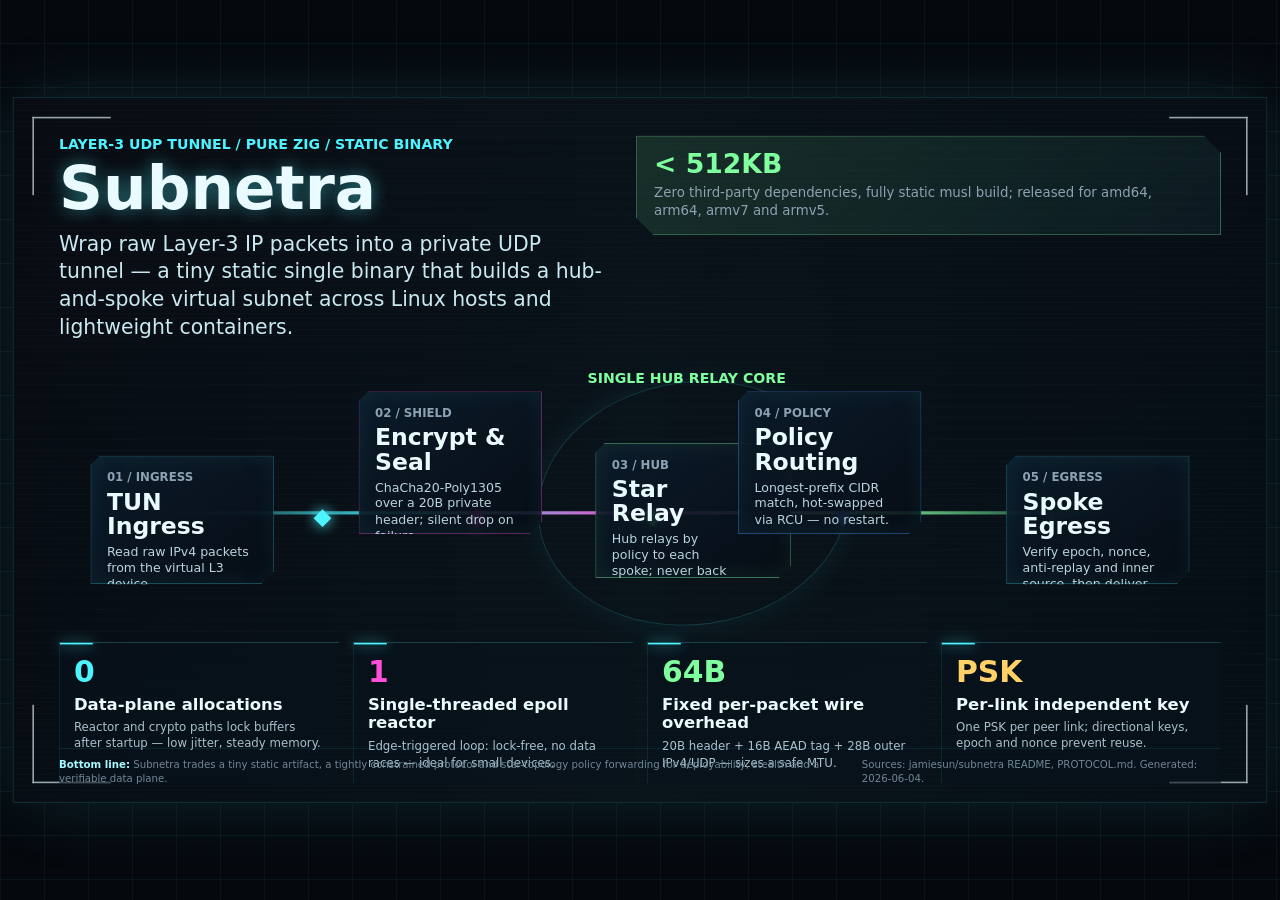
<file: docs/index.html>
<!doctype html>
<html lang="en">
<head>
  <meta charset="utf-8">
  <meta name="viewport" content="width=device-width, initial-scale=1">
  <title>Subnetra — Project Infographic</title>
  <style>
    :root {
      --bg: #05080d;
      --panel: rgba(9, 19, 30, 0.78);
      --line: rgba(96, 244, 255, 0.42);
      --cyan: #4df4ff;
      --blue: #4b8dff;
      --green: #80ff9f;
      --pink: #ff4fd8;
      --text: #e9fbff;
      --muted: #8ca2b3;
      --amber: #ffd166;
    }

    * { box-sizing: border-box; }

    body {
      margin: 0;
      min-height: 100vh;
      height: 100vh;
      overflow: hidden;
      display: flex;
      align-items: center;
      justify-content: center;
      background:
        linear-gradient(90deg, rgba(77, 244, 255, 0.05) 1px, transparent 1px),
        linear-gradient(0deg, rgba(77, 244, 255, 0.05) 1px, transparent 1px),
        radial-gradient(circle at 50% 48%, rgba(75, 141, 255, 0.18), transparent 42%),
        var(--bg);
      background-size: 44px 44px, 44px 44px, auto, auto;
      color: var(--text);
      font-family: Inter, ui-sans-serif, system-ui, -apple-system, BlinkMacSystemFont, "Segoe UI", "Microsoft YaHei", sans-serif;
    }

    .poster {
      width: 1600px;
      height: 900px;
      flex: 0 0 auto;
      transform: scale(var(--scale, 1));
      transform-origin: center center;
      position: relative;
      overflow: hidden;
      padding: 48px 58px 42px;
      background:
        linear-gradient(145deg, rgba(8, 11, 18, 0.98), rgba(6, 15, 22, 0.96)),
        var(--bg);
      border: 1px solid rgba(77, 244, 255, 0.18);
      box-shadow: 0 0 90px rgba(77, 244, 255, 0.12);
    }

    .poster::before {
      content: "";
      position: absolute;
      inset: 0;
      background:
        linear-gradient(90deg, transparent, rgba(77,244,255,.06), transparent),
        repeating-linear-gradient(0deg, rgba(255,255,255,.035) 0, rgba(255,255,255,.035) 1px, transparent 1px, transparent 7px);
      opacity: .38;
      pointer-events: none;
      mix-blend-mode: screen;
    }

    .hud-corner {
      position: absolute;
      width: 100px;
      height: 100px;
      border-color: var(--cyan);
      opacity: .65;
    }

    .tl { top: 24px; left: 24px; border-top: 2px solid; border-left: 2px solid; }
    .tr { top: 24px; right: 24px; border-top: 2px solid; border-right: 2px solid; }
    .bl { bottom: 24px; left: 24px; border-bottom: 2px solid; border-left: 2px solid; }
    .br { bottom: 24px; right: 24px; border-bottom: 2px solid; border-right: 2px solid; }

    header {
      position: relative;
      z-index: 1;
      display: flex;
      justify-content: space-between;
      align-items: flex-start;
      gap: 36px;
    }

    .kicker {
      color: var(--cyan);
      font-size: 18px;
      font-weight: 700;
      letter-spacing: 0;
      text-transform: uppercase;
      margin-bottom: 10px;
    }

    h1 {
      margin: 0;
      font-size: 78px;
      line-height: .92;
      letter-spacing: 0;
      font-weight: 850;
      text-shadow: 0 0 22px rgba(77, 244, 255, 0.45);
    }

    .subtitle {
      margin: 18px 0 0;
      width: 700px;
      color: #c9e8f0;
      font-size: 26px;
      line-height: 1.36;
      font-weight: 500;
    }

    .badge {
      min-width: 250px;
      padding: 18px 22px;
      border: 1px solid rgba(128, 255, 159, .44);
      background: linear-gradient(135deg, rgba(128,255,159,.12), rgba(77,244,255,.05));
      clip-path: polygon(0 0, calc(100% - 22px) 0, 100% 22px, 100% 100%, 22px 100%, 0 calc(100% - 22px));
    }

    .badge strong {
      display: block;
      color: var(--green);
      font-size: 34px;
      line-height: 1;
      margin-bottom: 8px;
    }

    .badge span {
      color: var(--muted);
      font-size: 17px;
      line-height: 1.38;
    }

    .stage {
      position: relative;
      z-index: 1;
      height: 358px;
      margin-top: 18px;
    }

    .beam {
      position: absolute;
      left: 148px;
      right: 148px;
      top: 191px;
      height: 20px;
      background: linear-gradient(90deg, rgba(77,244,255,.05), rgba(77,244,255,.9), rgba(255,79,216,.9), rgba(128,255,159,.88), rgba(77,244,255,.08));
      box-shadow: 0 0 34px rgba(77,244,255,.58), 0 0 80px rgba(255,79,216,.2);
      clip-path: polygon(0 40%, 94% 40%, 94% 0, 100% 50%, 94% 100%, 94% 60%, 0 60%);
    }

    .node {
      position: absolute;
      width: 234px;
      height: 164px;
      padding: 18px 20px 16px;
      background: linear-gradient(145deg, rgba(11, 27, 42, .94), rgba(6, 12, 20, .88));
      border: 1px solid rgba(77, 244, 255, .35);
      box-shadow: inset 0 0 28px rgba(77,244,255,.07), 0 0 28px rgba(77,244,255,.12);
      clip-path: polygon(12px 0, 100% 0, 100% calc(100% - 16px), calc(100% - 16px) 100%, 0 100%, 0 12px);
    }

    .node .label {
      color: var(--muted);
      font-size: 15px;
      font-weight: 700;
      text-transform: uppercase;
    }

    .node h2 {
      margin: 6px 0 7px;
      font-size: 30px;
      line-height: 1.04;
      letter-spacing: 0;
    }

    .node p {
      margin: 0;
      color: #bad4dd;
      font-size: 16px;
      line-height: 1.3;
    }

    .n1 { left: 40px; top: 128px; }
    .n2 { left: 382px; top: 46px; height: 182px; border-color: rgba(255, 79, 216, .42); }
    .n3 {
      left: 684px;
      top: 112px;
      width: 250px;
      height: 172px;
      padding-right: 76px;
      border-color: rgba(128, 255, 159, .52);
      box-shadow: inset 0 0 28px rgba(128,255,159,.08), 0 0 34px rgba(128,255,159,.16);
    }
    .n4 { right: 382px; top: 46px; height: 182px; border-color: rgba(75, 141, 255, .5); }
    .n5 { right: 40px; top: 128px; }

    .orbit {
      position: absolute;
      left: 610px;
      top: 34px;
      width: 398px;
      height: 310px;
      border: 1px solid rgba(77,244,255,.2);
      border-radius: 50%;
      transform: rotate(-8deg);
      box-shadow: 0 0 40px rgba(77,244,255,.08);
    }

    .hub-title {
      position: absolute;
      left: 674px;
      top: 18px;
      color: var(--green);
      font-size: 18px;
      font-weight: 800;
      text-transform: uppercase;
    }

    .packets {
      position: absolute;
      left: 292px;
      right: 292px;
      top: 200px;
      height: 42px;
    }

    .packet {
      position: absolute;
      top: 0;
      width: 16px;
      height: 16px;
      background: var(--cyan);
      box-shadow: 0 0 16px var(--cyan);
      transform: rotate(45deg);
    }

    .p1 { left: 4%; }
    .p2 { left: 26%; background: var(--pink); box-shadow: 0 0 16px var(--pink); }
    .p3 { left: 51%; background: var(--green); box-shadow: 0 0 16px var(--green); }
    .p4 { left: 78%; background: var(--blue); box-shadow: 0 0 16px var(--blue); }

    .support {
      position: relative;
      z-index: 1;
      display: grid;
      grid-template-columns: repeat(4, 1fr);
      gap: 18px;
      margin-top: 8px;
    }

    .support-item {
      min-height: 132px;
      padding: 18px 18px 16px;
      background: rgba(8, 18, 28, .62);
      border-top: 1px solid rgba(77,244,255,.28);
      border-left: 1px solid rgba(77,244,255,.12);
      position: relative;
    }

    .support-item::after {
      content: "";
      position: absolute;
      left: 0;
      top: 0;
      width: 42px;
      height: 2px;
      background: var(--cyan);
      box-shadow: 0 0 16px var(--cyan);
    }

    .metric {
      font-size: 38px;
      line-height: 1;
      font-weight: 850;
      color: var(--cyan);
      margin-bottom: 10px;
    }

    .support-item:nth-child(2) .metric { color: var(--pink); }
    .support-item:nth-child(3) .metric { color: var(--green); }
    .support-item:nth-child(4) .metric { color: var(--amber); }

    .support-item h3 {
      margin: 0 0 8px;
      font-size: 21px;
      line-height: 1.15;
    }

    .support-item p {
      margin: 0;
      color: #a9c1cc;
      font-size: 15px;
      line-height: 1.34;
    }

    .footer {
      position: absolute;
      left: 58px;
      right: 58px;
      bottom: 20px;
      z-index: 1;
      display: flex;
      justify-content: space-between;
      gap: 28px;
      color: #708796;
      font-size: 13px;
      line-height: 1.4;
      border-top: 1px solid rgba(77,244,255,.12);
      padding-top: 12px;
    }

    .footer b { color: #a7f9ff; font-weight: 700; }

    @media (max-width: 900px) {
      body { align-items: center; justify-content: center; }
    }
  </style>
</head>
<body>
  <main class="poster" role="img" aria-label="Subnetra project infographic: the core logic of a pure-Zig, zero-dependency Layer-3 UDP tunnel">
    <div class="hud-corner tl"></div>
    <div class="hud-corner tr"></div>
    <div class="hud-corner bl"></div>
    <div class="hud-corner br"></div>

    <header>
      <div>
        <div class="kicker">Layer-3 UDP Tunnel / Pure Zig / Static Binary</div>
        <h1>Subnetra</h1>
        <p class="subtitle">Wrap raw Layer-3 IP packets into a private UDP tunnel — a tiny static single binary that builds a hub-and-spoke virtual subnet across Linux hosts and lightweight containers.</p>
      </div>
      <div class="badge">
        <strong>&lt; 512KB</strong>
        <span>Zero third-party dependencies, fully static musl build; released for amd64, arm64, armv7 and armv5.</span>
      </div>
    </header>

    <section class="stage" aria-label="Core data path">
      <div class="orbit"></div>
      <div class="hub-title">Single Hub Relay Core</div>
      <div class="beam"></div>
      <div class="packets">
        <span class="packet p1"></span>
        <span class="packet p2"></span>
        <span class="packet p3"></span>
        <span class="packet p4"></span>
      </div>

      <article class="node n1">
        <div class="label">01 / Ingress</div>
        <h2>TUN Ingress</h2>
        <p>Read raw IPv4 packets from the virtual L3 device.</p>
      </article>

      <article class="node n2">
        <div class="label">02 / Shield</div>
        <h2>Encrypt &amp; Seal</h2>
        <p>ChaCha20-Poly1305 over a 20B private header; silent drop on failure.</p>
      </article>

      <article class="node n3">
        <div class="label">03 / Hub</div>
        <h2>Star Relay</h2>
        <p>Hub relays by policy to each spoke; never back to its source.</p>
      </article>

      <article class="node n4">
        <div class="label">04 / Policy</div>
        <h2>Policy Routing</h2>
        <p>Longest-prefix CIDR match, hot-swapped via RCU — no restart.</p>
      </article>

      <article class="node n5">
        <div class="label">05 / Egress</div>
        <h2>Spoke Egress</h2>
        <p>Verify epoch, nonce, anti-replay and inner source, then deliver.</p>
      </article>
    </section>

    <section class="support" aria-label="Key foundations">
      <article class="support-item">
        <div class="metric">0</div>
        <h3>Data-plane allocations</h3>
        <p>Reactor and crypto paths lock buffers after startup — low jitter, steady memory.</p>
      </article>
      <article class="support-item">
        <div class="metric">1</div>
        <h3>Single-threaded epoll reactor</h3>
        <p>Edge-triggered loop: lock-free, no data races — ideal for small devices.</p>
      </article>
      <article class="support-item">
        <div class="metric">64B</div>
        <h3>Fixed per-packet wire overhead</h3>
        <p>20B header + 16B AEAD tag + 28B outer IPv4/UDP — sizes a safe MTU.</p>
      </article>
      <article class="support-item">
        <div class="metric">PSK</div>
        <h3>Per-link independent key</h3>
        <p>One PSK per peer link; directional keys, epoch and nonce prevent reuse.</p>
      </article>
    </section>

    <div class="footer">
      <span><b>Bottom line:</b> Subnetra trades a tiny static artifact, a tightly constrained protocol and star-topology policy forwarding for deployability, stealth and a verifiable data plane.</span>
      <span>Sources: jamiesun/subnetra README, PROTOCOL.md. Generated: 2026-06-04.</span>
    </div>
  </main>
  <script>
    // The poster is a fixed 1600x900 canvas; scale it to fit the viewport so the
    // whole infographic is visible on one screen at any window size.
    (function () {
      var poster = document.querySelector('.poster');
      function fit() {
        var s = Math.min(window.innerWidth / 1600, window.innerHeight / 900) * 0.98;
        poster.style.setProperty('--scale', s);
      }
      window.addEventListener('resize', fit);
      fit();
    })();
  </script>
</body>
</html>
</file>
